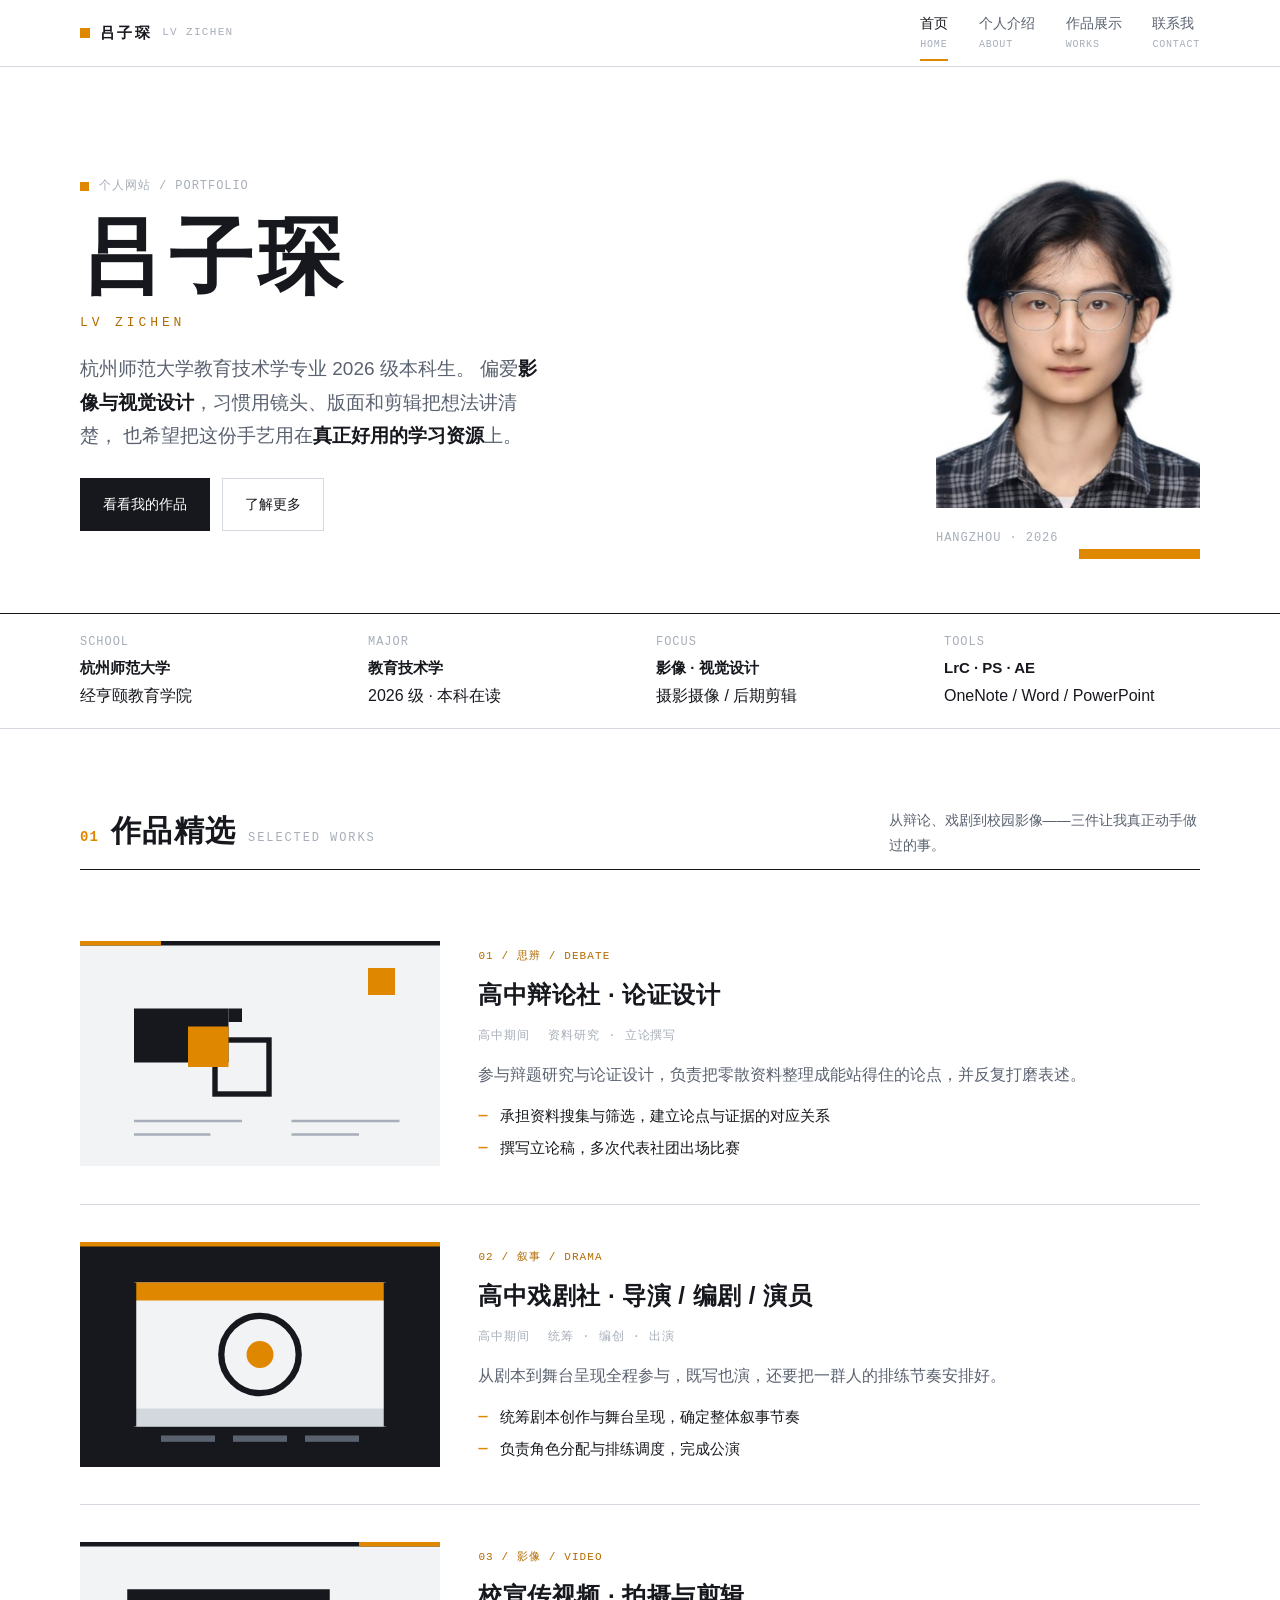
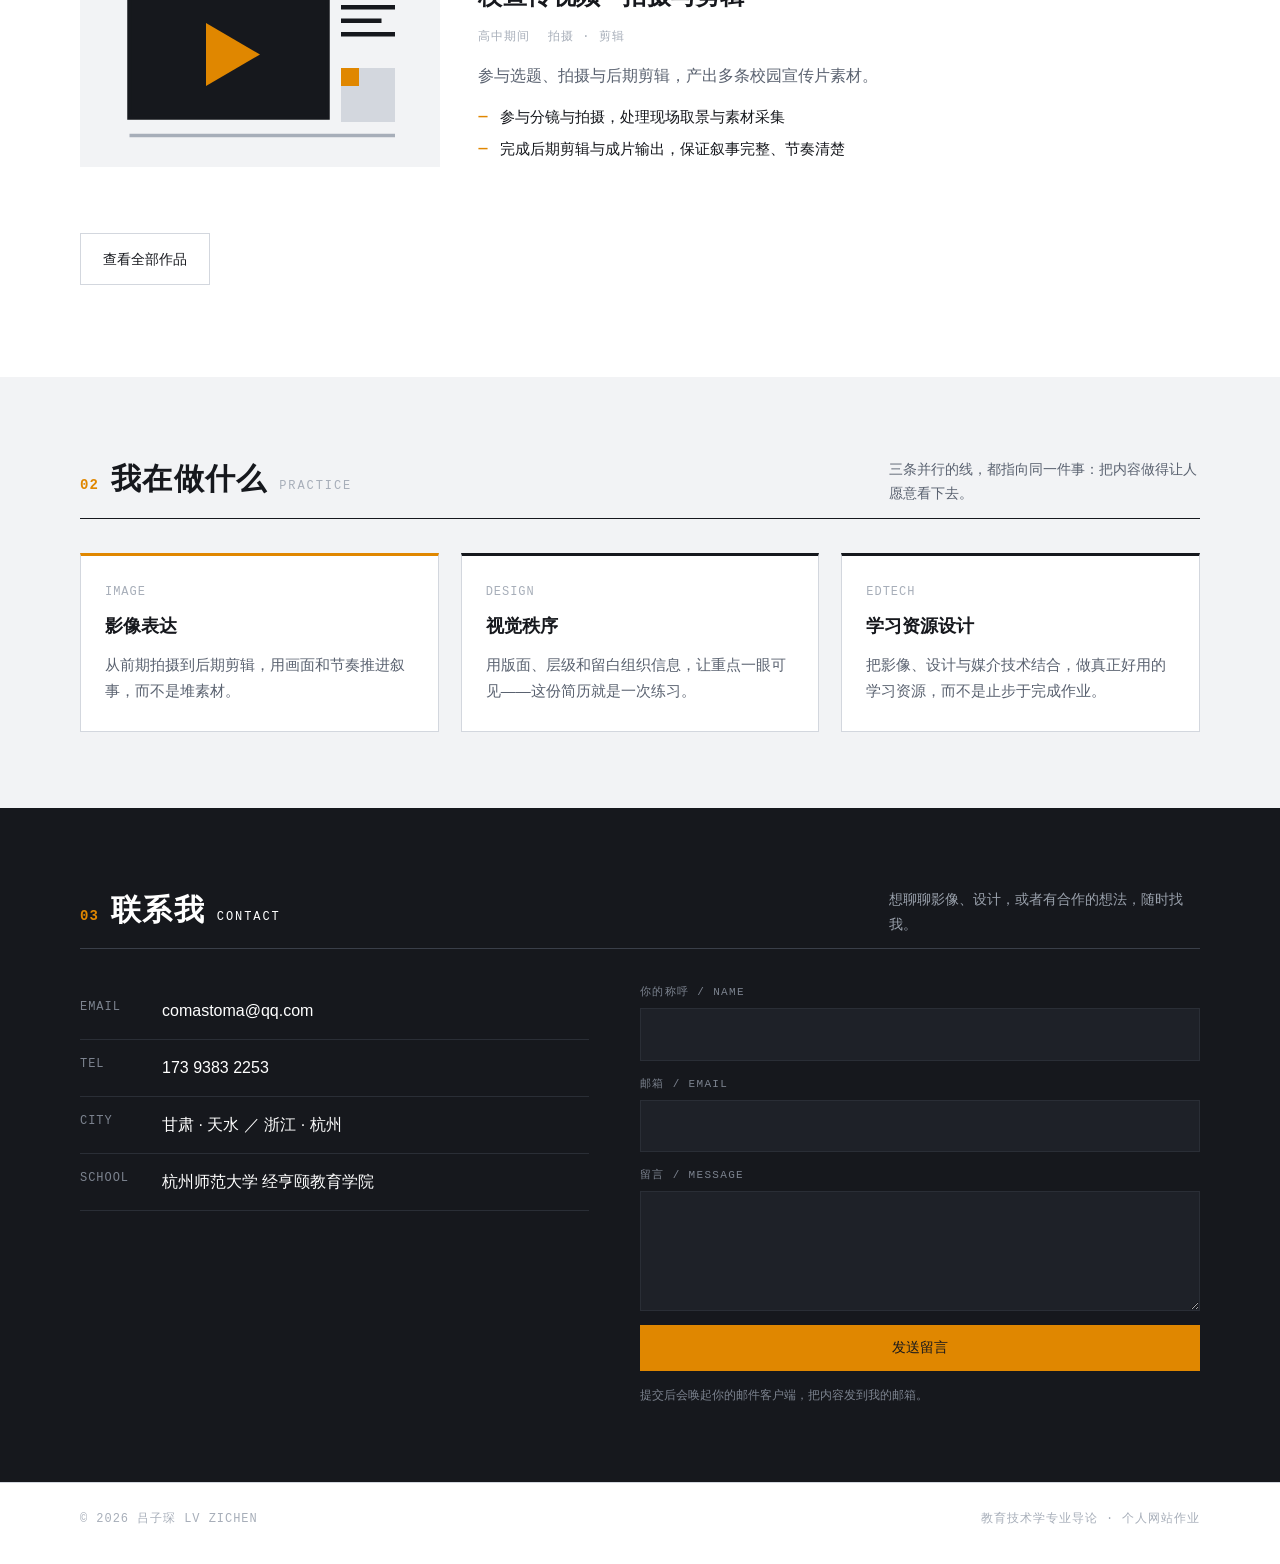
<file: index.html>
<!DOCTYPE html>
<html lang="zh-CN">
<head>
<meta charset="UTF-8">
<meta name="viewport" content="width=device-width, initial-scale=1">
<title>吕子琛 · 个人网站</title>
<meta name="description" content="吕子琛，杭州师范大学教育技术学专业 2026 级本科生。影像与视觉设计方向，关注学习资源设计、摄影摄像与后期制作。">
<meta name="theme-color" content="#16181D">
<link rel="icon" href="assets/favicon.svg" type="image/svg+xml">
<link rel="stylesheet" href="assets/style.css">
</head>
<body>
<a class="skip" href="#main">跳到主要内容</a>

<header class="site-head">
  <div class="wrap">
    <a class="brand" href="index.html">
      <i aria-hidden="true"></i>吕子琛<span>LV ZICHEN</span>
    </a>
    <button class="nav-toggle" type="button" aria-label="打开导航菜单" aria-expanded="false" aria-controls="nav">
      <span aria-hidden="true"></span>
    </button>
    <nav class="nav" id="nav" aria-label="主导航">
      <a href="index.html" aria-current="page">首页<span class="mono">HOME</span></a>
      <a href="about.html">个人介绍<span class="mono">ABOUT</span></a>
      <a href="works.html">作品展示<span class="mono">WORKS</span></a>
      <a href="#contact">联系我<span class="mono">CONTACT</span></a>
    </nav>
  </div>
</header>

<main id="main">

  <!-- 首屏 -->
  <section class="hero">
    <div class="wrap">
      <div class="reveal is-in">
        <p class="kicker"><i aria-hidden="true"></i><span class="mono">个人网站 / PORTFOLIO</span></p>
        <h1 class="name">吕子琛</h1>
        <p class="name-en">LV ZICHEN</p>
        <p class="lede">
          杭州师范大学教育技术学专业 2026 级本科生。
          偏爱<strong>影像与视觉设计</strong>，习惯用镜头、版面和剪辑把想法讲清楚，
          也希望把这份手艺用在<strong>真正好用的学习资源</strong>上。
        </p>
        <p class="hero-actions">
          <a class="btn" href="works.html">看看我的作品</a>
          <a class="btn btn--ghost" href="about.html">了解更多</a>
        </p>
      </div>
      <figure class="portrait reveal is-in" style="margin:0">
        <img src="assets/portrait.jpg" width="646" height="861" alt="吕子琛的证件照">
        <figcaption class="mono">HANGZHOU · 2026</figcaption>
      </figure>
    </div>
  </section>

  <!-- 元数据条 -->
  <div class="facts">
    <div class="wrap">
      <div class="fact"><span class="mono">School</span><b>杭州师范大学</b>经亨颐教育学院</div>
      <div class="fact"><span class="mono">Major</span><b>教育技术学</b>2026 级 · 本科在读</div>
      <div class="fact"><span class="mono">Focus</span><b>影像 · 视觉设计</b>摄影摄像 / 后期剪辑</div>
      <div class="fact"><span class="mono">Tools</span><b>LrC · PS · AE</b>OneNote / Word / PowerPoint</div>
    </div>
  </div>

  <!-- 作品精选 -->
  <section>
    <div class="wrap">
      <div class="sec-head reveal">
        <h2><span class="num">01</span>作品精选<span class="en">Selected Works</span></h2>
        <p>从辩论、戏剧到校园影像——三件让我真正动手做过的事。</p>
      </div>

      <div class="works">
        <article class="work reveal" data-category="debate">
          <div class="work__cover">
            <img src="assets/cover-debate.svg" width="800" height="500" alt="辩论项目封面：对话与论证的几何图形">
          </div>
          <div class="work__body">
            <span class="tag">01 / 思辨 / DEBATE</span>
            <h3>高中辩论社 · 论证设计</h3>
            <div class="work__meta">
              <span class="mono">高中期间</span>
              <span class="mono">资料研究 · 立论撰写</span>
            </div>
            <p>参与辩题研究与论证设计，负责把零散资料整理成能站得住的论点，并反复打磨表述。</p>
            <ul class="work__list">
              <li>承担资料搜集与筛选，建立论点与证据的对应关系</li>
              <li>撰写立论稿，多次代表社团出场比赛</li>
            </ul>
          </div>
        </article>

        <article class="work reveal" data-category="drama">
          <div class="work__cover">
            <img src="assets/cover-drama.svg" width="800" height="500" alt="戏剧项目封面：舞台与聚光灯的几何图形">
          </div>
          <div class="work__body">
            <span class="tag">02 / 叙事 / DRAMA</span>
            <h3>高中戏剧社 · 导演 / 编剧 / 演员</h3>
            <div class="work__meta">
              <span class="mono">高中期间</span>
              <span class="mono">统筹 · 编创 · 出演</span>
            </div>
            <p>从剧本到舞台呈现全程参与，既写也演，还要把一群人的排练节奏安排好。</p>
            <ul class="work__list">
              <li>统筹剧本创作与舞台呈现，确定整体叙事节奏</li>
              <li>负责角色分配与排练调度，完成公演</li>
            </ul>
          </div>
        </article>

        <article class="work reveal" data-category="video">
          <div class="work__cover">
            <img src="assets/cover-video.svg" width="800" height="500" alt="宣传片项目封面：取景框与播放键的几何图形">
          </div>
          <div class="work__body">
            <span class="tag">03 / 影像 / VIDEO</span>
            <h3>校宣传视频 · 拍摄与剪辑</h3>
            <div class="work__meta">
              <span class="mono">高中期间</span>
              <span class="mono">拍摄 · 剪辑</span>
            </div>
            <p>参与选题、拍摄与后期剪辑，产出多条校园宣传片素材。</p>
            <ul class="work__list">
              <li>参与分镜与拍摄，处理现场取景与素材采集</li>
              <li>完成后期剪辑与成片输出，保证叙事完整、节奏清楚</li>
            </ul>
          </div>
        </article>
      </div>

      <p style="margin-top:28px"><a class="btn btn--ghost" href="works.html">查看全部作品</a></p>
    </div>
  </section>

  <!-- 实践方向 -->
  <section style="background:var(--paper)">
    <div class="wrap">
      <div class="sec-head reveal">
        <h2><span class="num">02</span>我在做什么<span class="en">Practice</span></h2>
        <p>三条并行的线，都指向同一件事：把内容做得让人愿意看下去。</p>
      </div>
      <div class="grid">
        <div class="card card--accent reveal">
          <span class="mono">Image</span>
          <h3>影像表达</h3>
          <p>从前期拍摄到后期剪辑，用画面和节奏推进叙事，而不是堆素材。</p>
        </div>
        <div class="card reveal">
          <span class="mono">Design</span>
          <h3>视觉秩序</h3>
          <p>用版面、层级和留白组织信息，让重点一眼可见——这份简历就是一次练习。</p>
        </div>
        <div class="card reveal">
          <span class="mono">EdTech</span>
          <h3>学习资源设计</h3>
          <p>把影像、设计与媒介技术结合，做真正好用的学习资源，而不是止步于完成作业。</p>
        </div>
      </div>
    </div>
  </section>

  <!-- 联系 -->
  <section class="contact" id="contact">
    <div class="wrap">
      <div class="sec-head reveal">
        <h2><span class="num">03</span>联系我<span class="en">Contact</span></h2>
        <p>想聊聊影像、设计，或者有合作的想法，随时找我。</p>
      </div>
      <div class="contact-grid">
        <div class="reveal">
          <ul class="contact-list">
            <li><span class="mono">Email</span><a href="mailto:comastoma@qq.com">comastoma@qq.com</a></li>
            <li><span class="mono">Tel</span><a href="tel:+8617393832253">173 9383 2253</a></li>
            <li><span class="mono">City</span><span>甘肃 · 天水 ／ 浙江 · 杭州</span></li>
            <li><span class="mono">School</span><span>杭州师范大学 经亨颐教育学院</span></li>
          </ul>
        </div>
        <form class="form reveal" data-form action="#" method="post">
          <div class="field">
            <label for="f-name">你的称呼 / NAME</label>
            <input id="f-name" name="name" type="text" autocomplete="name" required>
          </div>
          <div class="field">
            <label for="f-email">邮箱 / EMAIL</label>
            <input id="f-email" name="email" type="email" autocomplete="email" required>
          </div>
          <div class="field">
            <label for="f-msg">留言 / MESSAGE</label>
            <textarea id="f-msg" name="message" required></textarea>
          </div>
          <button class="btn" type="submit">发送留言</button>
          <p class="form-note form-status" role="status" aria-live="polite">
            提交后会唤起你的邮件客户端，把内容发到我的邮箱。
          </p>
        </form>
      </div>
    </div>
  </section>

</main>

<footer class="site-foot">
  <div class="wrap">
    <span class="mono">© <span id="year">2026</span> 吕子琛 LV ZICHEN</span>
    <span class="mono">教育技术学专业导论 · 个人网站作业</span>
  </div>
</footer>

<script src="assets/main.js"></script>
</body>
</html>
</file>
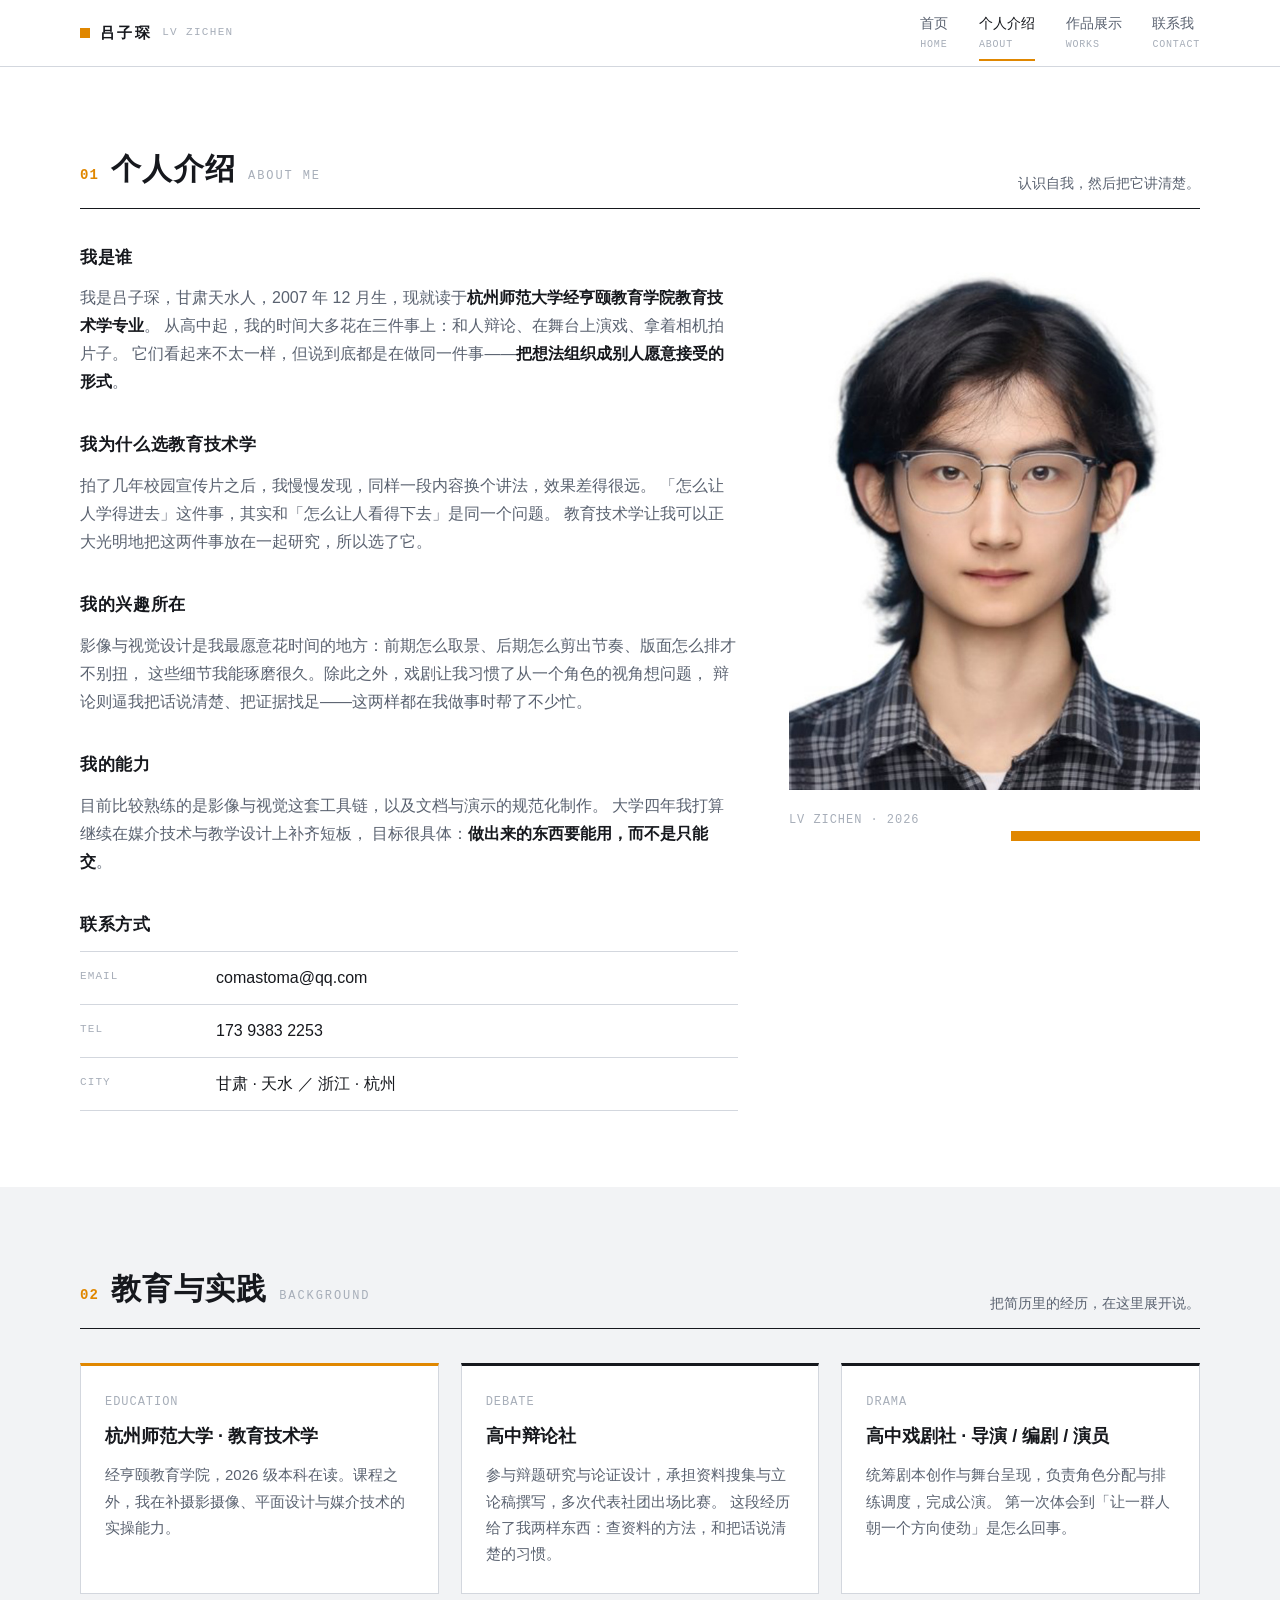
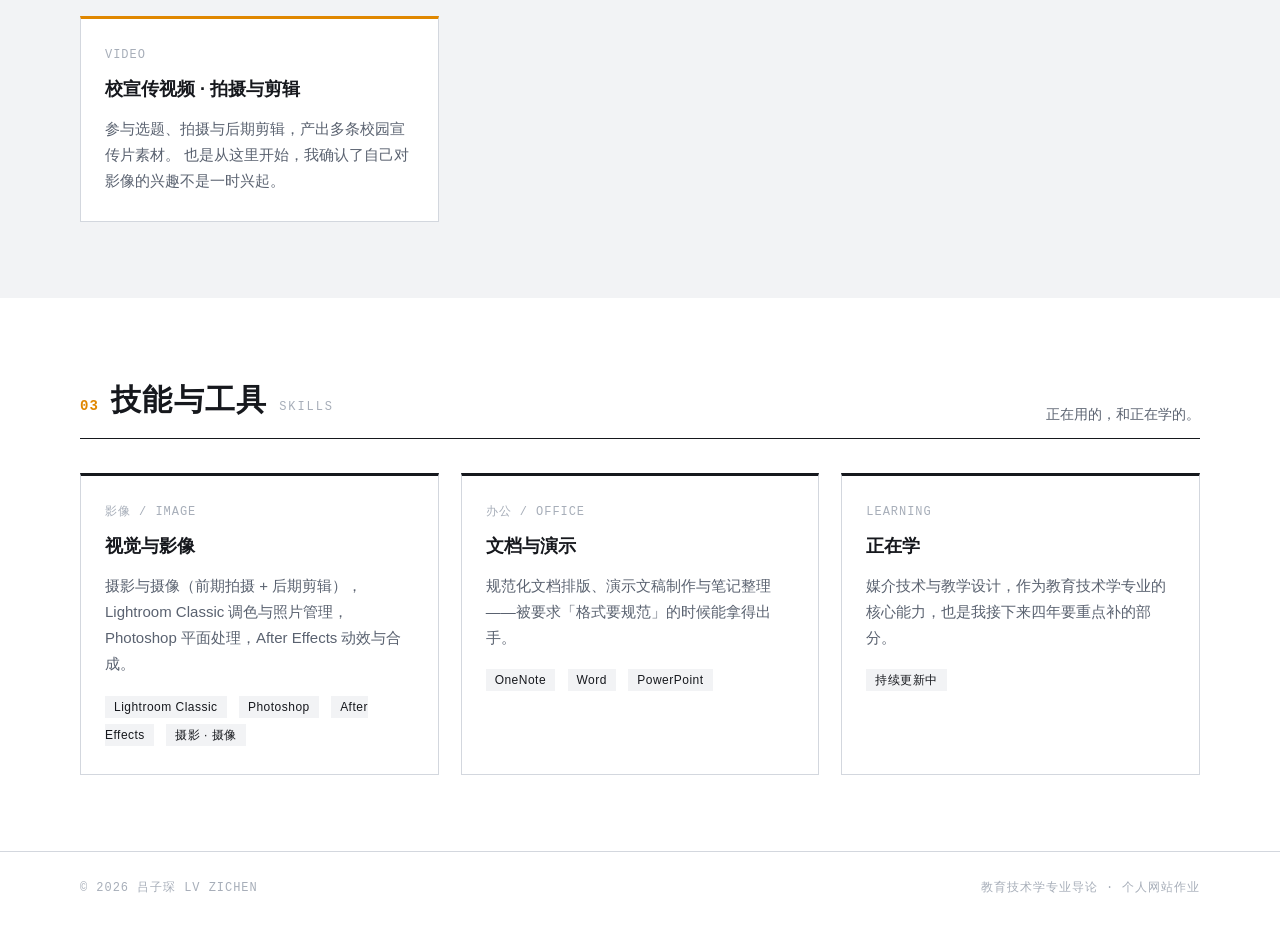
<file: about.html>
<!DOCTYPE html>
<html lang="zh-CN">
<head>
<meta charset="UTF-8">
<meta name="viewport" content="width=device-width, initial-scale=1">
<title>个人介绍 · 吕子琛</title>
<meta name="description" content="吕子琛的个人介绍：教育技术学专业在读，辩论、戏剧与校园影像经历，以及影像与视觉设计方向的能力清单。">
<meta name="theme-color" content="#16181D">
<link rel="icon" href="assets/favicon.svg" type="image/svg+xml">
<link rel="stylesheet" href="assets/style.css">
</head>
<body>
<a class="skip" href="#main">跳到主要内容</a>

<header class="site-head">
  <div class="wrap">
    <a class="brand" href="index.html">
      <i aria-hidden="true"></i>吕子琛<span>LV ZICHEN</span>
    </a>
    <button class="nav-toggle" type="button" aria-label="打开导航菜单" aria-expanded="false" aria-controls="nav">
      <span aria-hidden="true"></span>
    </button>
    <nav class="nav" id="nav" aria-label="主导航">
      <a href="index.html">首页<span class="mono">HOME</span></a>
      <a href="about.html" aria-current="page">个人介绍<span class="mono">ABOUT</span></a>
      <a href="works.html">作品展示<span class="mono">WORKS</span></a>
      <a href="index.html#contact">联系我<span class="mono">CONTACT</span></a>
    </nav>
  </div>
</header>

<main id="main">

  <section style="padding-bottom:0">
    <div class="wrap">
      <div class="sec-head reveal is-in">
        <h2><span class="num">01</span>个人介绍<span class="en">About Me</span></h2>
        <p>认识自我，然后把它讲清楚。</p>
      </div>
    </div>
  </section>

  <section style="padding-top:0">
    <div class="wrap about-grid">
      <div class="prose reveal">
        <h3>我是谁</h3>
        <p>
          我是吕子琛，甘肃天水人，2007 年 12 月生，现就读于<strong>杭州师范大学经亨颐教育学院教育技术学专业</strong>。
          从高中起，我的时间大多花在三件事上：和人辩论、在舞台上演戏、拿着相机拍片子。
          它们看起来不太一样，但说到底都是在做同一件事——<strong>把想法组织成别人愿意接受的形式</strong>。
        </p>

        <h3>我为什么选教育技术学</h3>
        <p>
          拍了几年校园宣传片之后，我慢慢发现，同样一段内容换个讲法，效果差得很远。
          「怎么让人学得进去」这件事，其实和「怎么让人看得下去」是同一个问题。
          教育技术学让我可以正大光明地把这两件事放在一起研究，所以选了它。
        </p>

        <h3>我的兴趣所在</h3>
        <p>
          影像与视觉设计是我最愿意花时间的地方：前期怎么取景、后期怎么剪出节奏、版面怎么排才不别扭，
          这些细节我能琢磨很久。除此之外，戏剧让我习惯了从一个角色的视角想问题，
          辩论则逼我把话说清楚、把证据找足——这两样都在我做事时帮了不少忙。
        </p>

        <h3>我的能力</h3>
        <p>
          目前比较熟练的是影像与视觉这套工具链，以及文档与演示的规范化制作。
          大学四年我打算继续在媒介技术与教学设计上补齐短板，
          目标很具体：<strong>做出来的东西要能用，而不是只能交</strong>。
        </p>

        <h3>联系方式</h3>
        <dl class="dl">
          <div><dt>Email</dt><dd><a href="mailto:comastoma@qq.com">comastoma@qq.com</a></dd></div>
          <div><dt>Tel</dt><dd><a href="tel:+8617393832253">173 9383 2253</a></dd></div>
          <div><dt>City</dt><dd>甘肃 · 天水 ／ 浙江 · 杭州</dd></div>
        </dl>
      </div>

      <div>
        <figure class="portrait reveal is-in" style="margin:0">
          <img src="assets/portrait.jpg" width="646" height="861" alt="吕子琛的证件照">
          <figcaption class="mono">LV ZICHEN · 2026</figcaption>
        </figure>
      </div>
    </div>
  </section>

  <section style="background:var(--paper)">
    <div class="wrap">
      <div class="sec-head reveal">
        <h2><span class="num">02</span>教育与实践<span class="en">Background</span></h2>
        <p>把简历里的经历，在这里展开说。</p>
      </div>
      <div class="grid" style="grid-template-columns:repeat(auto-fit,minmax(300px,1fr))">
        <div class="card card--accent reveal">
          <span class="mono">Education</span>
          <h3>杭州师范大学 · 教育技术学</h3>
          <p>
            经亨颐教育学院，2026 级本科在读。课程之外，我在补摄影摄像、平面设计与媒介技术的实操能力。
          </p>
        </div>
        <div class="card reveal">
          <span class="mono">Debate</span>
          <h3>高中辩论社</h3>
          <p>
            参与辩题研究与论证设计，承担资料搜集与立论稿撰写，多次代表社团出场比赛。
            这段经历给了我两样东西：查资料的方法，和把话说清楚的习惯。
          </p>
        </div>
        <div class="card reveal">
          <span class="mono">Drama</span>
          <h3>高中戏剧社 · 导演 / 编剧 / 演员</h3>
          <p>
            统筹剧本创作与舞台呈现，负责角色分配与排练调度，完成公演。
            第一次体会到「让一群人朝一个方向使劲」是怎么回事。
          </p>
        </div>
        <div class="card card--accent reveal">
          <span class="mono">Video</span>
          <h3>校宣传视频 · 拍摄与剪辑</h3>
          <p>
            参与选题、拍摄与后期剪辑，产出多条校园宣传片素材。
            也是从这里开始，我确认了自己对影像的兴趣不是一时兴起。
          </p>
        </div>
      </div>
    </div>
  </section>

  <section>
    <div class="wrap">
      <div class="sec-head reveal">
        <h2><span class="num">03</span>技能与工具<span class="en">Skills</span></h2>
        <p>正在用的，和正在学的。</p>
      </div>
      <div class="grid reveal">
        <div class="card">
          <span class="mono">影像 / Image</span>
          <h3>视觉与影像</h3>
          <p style="margin-bottom:14px">摄影与摄像（前期拍摄 + 后期剪辑），Lightroom Classic 调色与照片管理，Photoshop 平面处理，After Effects 动效与合成。</p>
          <span class="tag--box">Lightroom Classic</span>
          <span class="tag--box">Photoshop</span>
          <span class="tag--box">After Effects</span>
          <span class="tag--box">摄影 · 摄像</span>
        </div>
        <div class="card">
          <span class="mono">办公 / Office</span>
          <h3>文档与演示</h3>
          <p style="margin-bottom:14px">规范化文档排版、演示文稿制作与笔记整理——被要求「格式要规范」的时候能拿得出手。</p>
          <span class="tag--box">OneNote</span>
          <span class="tag--box">Word</span>
          <span class="tag--box">PowerPoint</span>
        </div>
        <div class="card">
          <span class="mono">Learning</span>
          <h3>正在学</h3>
          <p style="margin-bottom:14px">媒介技术与教学设计，作为教育技术学专业的核心能力，也是我接下来四年要重点补的部分。</p>
          <span class="tag--box">持续更新中</span>
        </div>
      </div>
    </div>
  </section>

</main>

<footer class="site-foot">
  <div class="wrap">
    <span class="mono">© <span id="year">2026</span> 吕子琛 LV ZICHEN</span>
    <span class="mono">教育技术学专业导论 · 个人网站作业</span>
  </div>
</footer>

<script src="assets/main.js"></script>
</body>
</html>
</file>
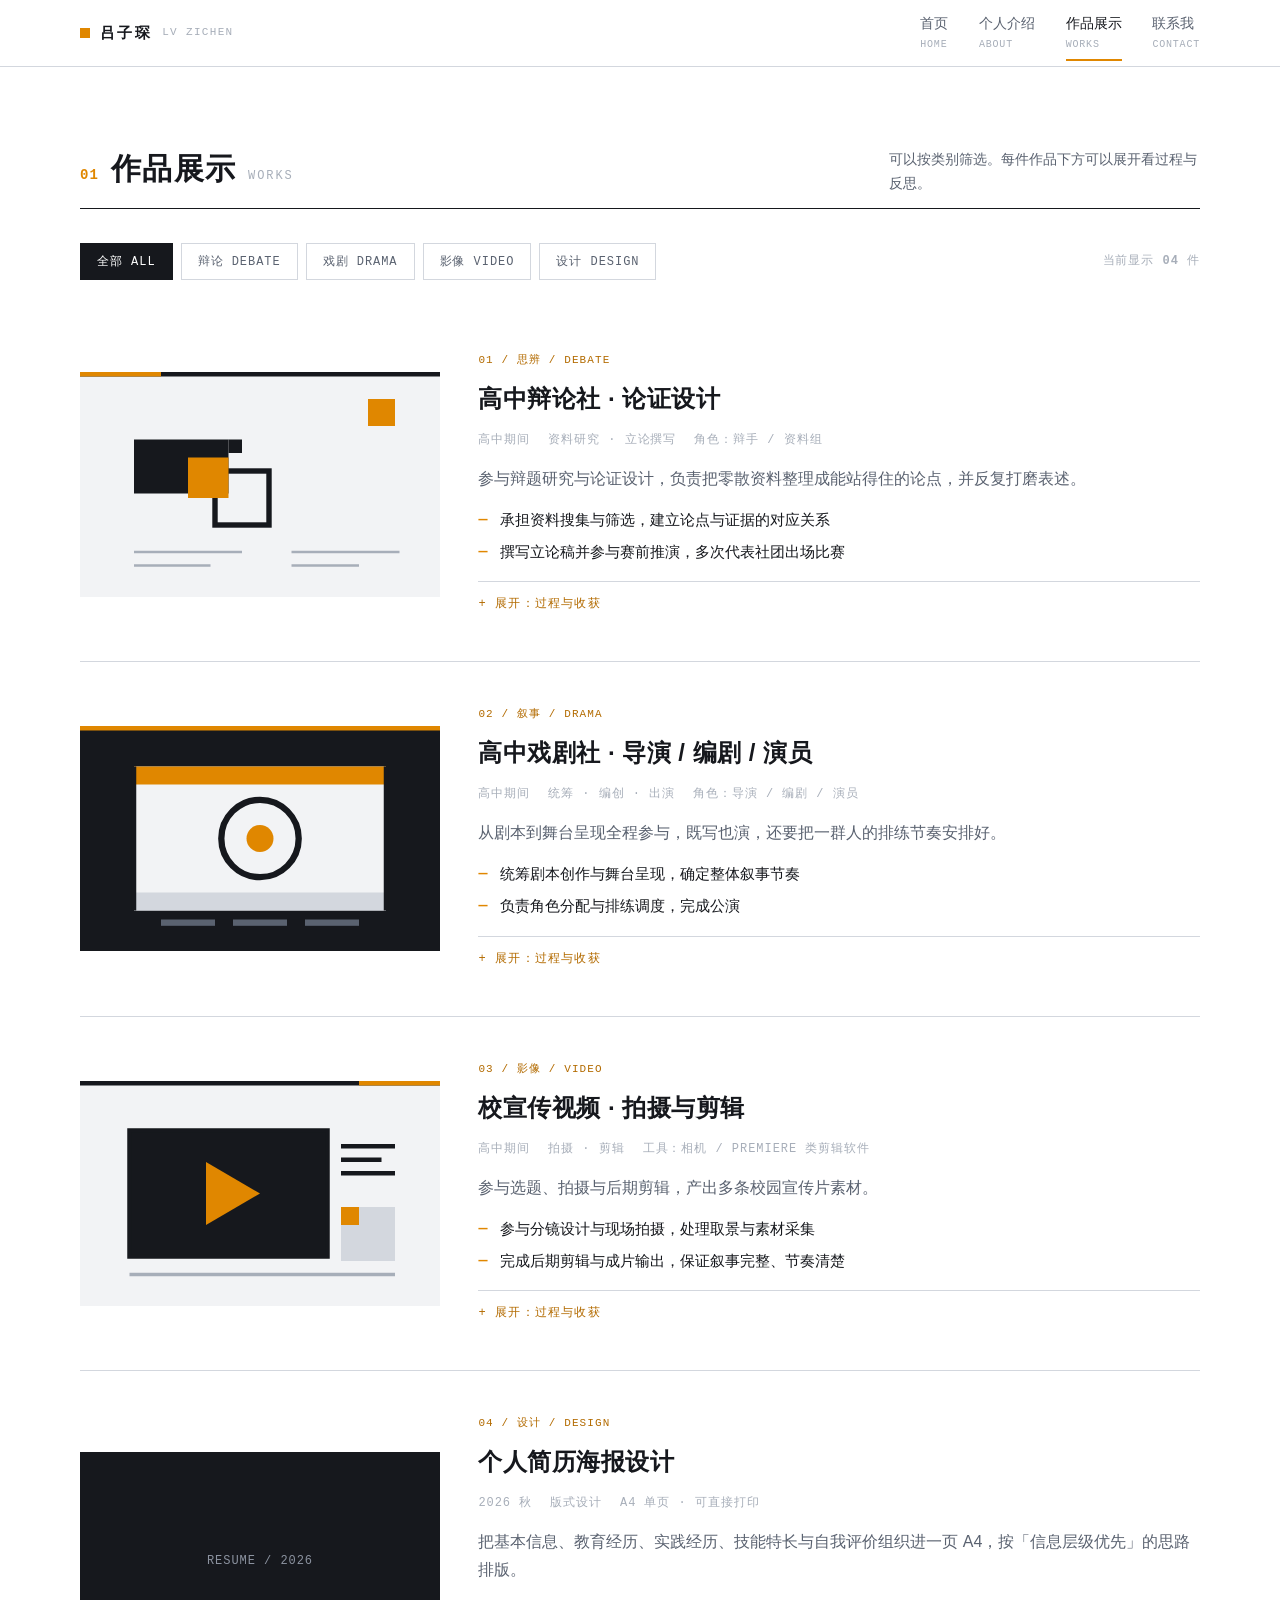
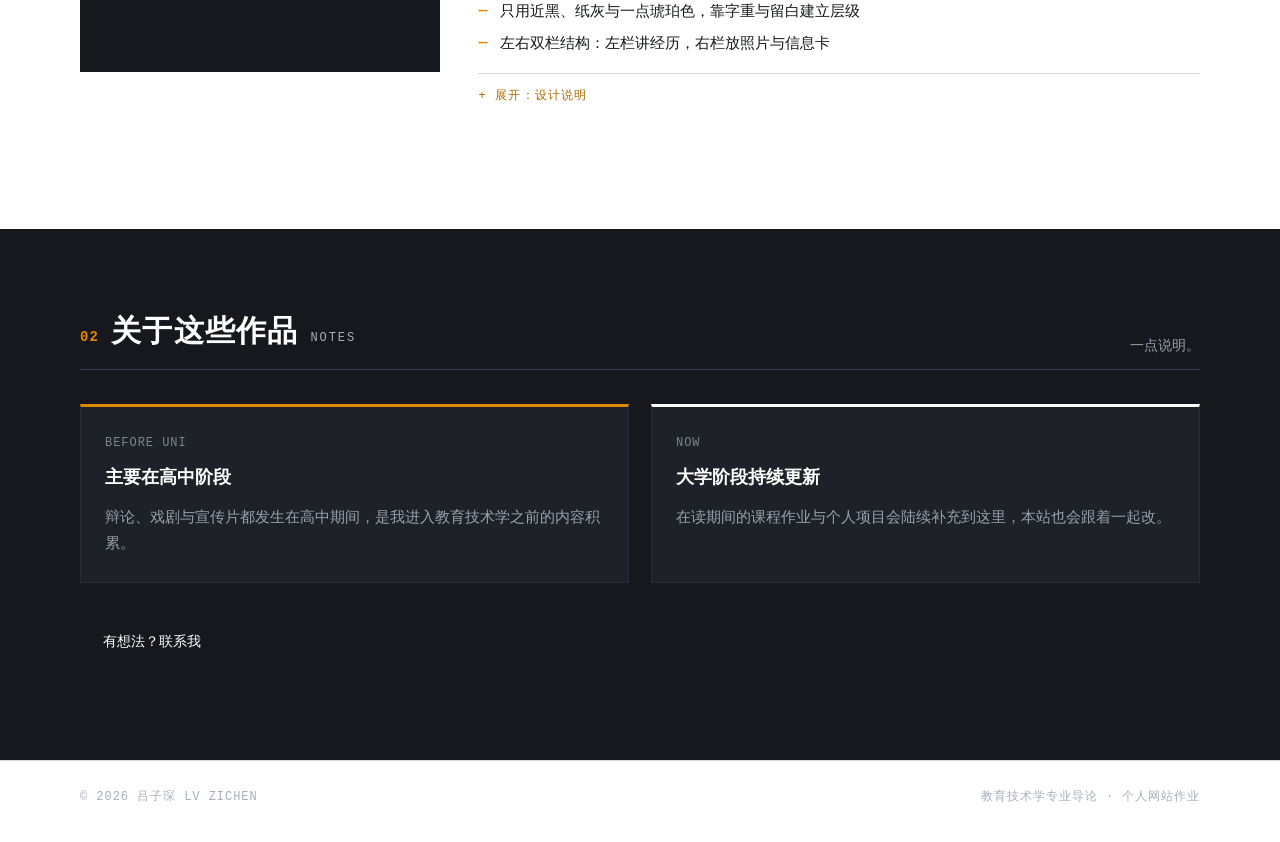
<file: works.html>
<!DOCTYPE html>
<html lang="zh-CN">
<head>
<meta charset="UTF-8">
<meta name="viewport" content="width=device-width, initial-scale=1">
<title>作品展示 · 吕子琛</title>
<meta name="description" content="吕子琛的作品展示：辩论社论证设计、戏剧社导演与编剧、校园宣传片拍摄剪辑，以及个人简历海报设计。">
<meta name="theme-color" content="#16181D">
<link rel="icon" href="assets/favicon.svg" type="image/svg+xml">
<link rel="stylesheet" href="assets/style.css">
</head>
<body>
<a class="skip" href="#main">跳到主要内容</a>

<header class="site-head">
  <div class="wrap">
    <a class="brand" href="index.html">
      <i aria-hidden="true"></i>吕子琛<span>LV ZICHEN</span>
    </a>
    <button class="nav-toggle" type="button" aria-label="打开导航菜单" aria-expanded="false" aria-controls="nav">
      <span aria-hidden="true"></span>
    </button>
    <nav class="nav" id="nav" aria-label="主导航">
      <a href="index.html">首页<span class="mono">HOME</span></a>
      <a href="about.html">个人介绍<span class="mono">ABOUT</span></a>
      <a href="works.html" aria-current="page">作品展示<span class="mono">WORKS</span></a>
      <a href="index.html#contact">联系我<span class="mono">CONTACT</span></a>
    </nav>
  </div>
</header>

<main id="main">

  <section style="padding-bottom:0">
    <div class="wrap">
      <div class="sec-head reveal is-in">
        <h2><span class="num">01</span>作品展示<span class="en">Works</span></h2>
        <p>可以按类别筛选。每件作品下方可以展开看过程与反思。</p>
      </div>

      <div class="filters" role="group" aria-label="作品类别筛选">
        <button type="button" data-filter="all" aria-pressed="true">全部 ALL</button>
        <button type="button" data-filter="debate" aria-pressed="false">辩论 DEBATE</button>
        <button type="button" data-filter="drama" aria-pressed="false">戏剧 DRAMA</button>
        <button type="button" data-filter="video" aria-pressed="false">影像 VIDEO</button>
        <button type="button" data-filter="design" aria-pressed="false">设计 DESIGN</button>
        <span class="mono" style="margin-left:auto;align-self:center">
          当前显示 <b id="work-count">04</b> 件
        </span>
      </div>
    </div>
  </section>

  <section style="padding-top:0">
    <div class="wrap">
      <div class="works">

        <article class="work reveal" data-category="debate">
          <div class="work__cover">
            <img src="assets/cover-debate.svg" width="800" height="500" alt="辩论项目封面：对话与论证的几何图形">
          </div>
          <div class="work__body">
            <span class="tag">01 / 思辨 / DEBATE</span>
            <h3>高中辩论社 · 论证设计</h3>
            <div class="work__meta">
              <span class="mono">高中期间</span>
              <span class="mono">资料研究 · 立论撰写</span>
              <span class="mono">角色：辩手 / 资料组</span>
            </div>
            <p>参与辩题研究与论证设计，负责把零散资料整理成能站得住的论点，并反复打磨表述。</p>
            <ul class="work__list">
              <li>承担资料搜集与筛选，建立论点与证据的对应关系</li>
              <li>撰写立论稿并参与赛前推演，多次代表社团出场比赛</li>
            </ul>
            <details>
              <summary>展开：过程与收获</summary>
              <div class="prose" style="margin-top:12px">
                <p><b>过程</b>：拿到辩题后先做资料搜集，再按「论点—证据—可能的反驳」三层整理，最后压缩成能在限定时间内讲完的立论稿。赛中根据对手发言临时调整，赛后复盘哪些论点其实没站住。</p>
                <p><b>收获</b>：学会先找证据再下结论，也学会了在别人反驳时先听懂对方在说什么。这个习惯后来直接用在写剧本和剪片子——先想清楚要表达什么，再决定怎么表达。</p>
              </div>
            </details>
          </div>
        </article>

        <article class="work reveal" data-category="drama">
          <div class="work__cover">
            <img src="assets/cover-drama.svg" width="800" height="500" alt="戏剧项目封面：舞台与聚光灯的几何图形">
          </div>
          <div class="work__body">
            <span class="tag">02 / 叙事 / DRAMA</span>
            <h3>高中戏剧社 · 导演 / 编剧 / 演员</h3>
            <div class="work__meta">
              <span class="mono">高中期间</span>
              <span class="mono">统筹 · 编创 · 出演</span>
              <span class="mono">角色：导演 / 编剧 / 演员</span>
            </div>
            <p>从剧本到舞台呈现全程参与，既写也演，还要把一群人的排练节奏安排好。</p>
            <ul class="work__list">
              <li>统筹剧本创作与舞台呈现，确定整体叙事节奏</li>
              <li>负责角色分配与排练调度，完成公演</li>
            </ul>
            <details>
              <summary>展开：过程与收获</summary>
              <div class="prose" style="margin-top:12px">
                <p><b>过程</b>：先定故事线，再按角色特点和演员的实际条件分配角色；排练时一段一段过，记录哪里观众会走神，下一轮就改哪里。上台前最花时间的是把所有人的节奏对齐。</p>
                <p><b>收获</b>：第一次理解「导演」不是自己演得最好，而是让每个人都在对的位置上。也让我知道，内容改到最后一定是改给观众看的，不是改给自己满意的。</p>
              </div>
            </details>
          </div>
        </article>

        <article class="work reveal" data-category="video">
          <div class="work__cover">
            <img src="assets/cover-video.svg" width="800" height="500" alt="宣传片项目封面：取景框与播放键的几何图形">
          </div>
          <div class="work__body">
            <span class="tag">03 / 影像 / VIDEO</span>
            <h3>校宣传视频 · 拍摄与剪辑</h3>
            <div class="work__meta">
              <span class="mono">高中期间</span>
              <span class="mono">拍摄 · 剪辑</span>
              <span class="mono">工具：相机 / Premiere 类剪辑软件</span>
            </div>
            <p>参与选题、拍摄与后期剪辑，产出多条校园宣传片素材。</p>
            <ul class="work__list">
              <li>参与分镜设计与现场拍摄，处理取景与素材采集</li>
              <li>完成后期剪辑与成片输出，保证叙事完整、节奏清楚</li>
            </ul>
            <details>
              <summary>展开：过程与收获</summary>
              <div class="prose" style="margin-top:12px">
                <p><b>过程</b>：先写清楚这条片子要给谁看、看完记住哪一句，再定分镜；拍摄时多留素材，剪辑时按「先搭骨架再调节奏」的顺序处理，最后统一调色与字幕样式。</p>
                <p><b>收获</b>：剪片子教会我取舍——素材越多越要敢删。同一段内容换个顺序、换个长度，观众的感受完全不同，这一点后来成了我理解「教学设计」的入口。</p>
              </div>
            </details>
          </div>
        </article>

        <article class="work reveal" data-category="design">
          <div class="work__cover" style="background:var(--ink);display:grid;place-items:center;min-height:220px">
            <span class="mono" style="color:#8C93A0">RESUME / 2026</span>
          </div>
          <div class="work__body">
            <span class="tag">04 / 设计 / DESIGN</span>
            <h3>个人简历海报设计</h3>
            <div class="work__meta">
              <span class="mono">2026 秋</span>
              <span class="mono">版式设计</span>
              <span class="mono">A4 单页 · 可直接打印</span>
            </div>
            <p>把基本信息、教育经历、实践经历、技能特长与自我评价组织进一页 A4，按「信息层级优先」的思路排版。</p>
            <ul class="work__list">
              <li>只用近黑、纸灰与一点琥珀色，靠字重与留白建立层级</li>
              <li>左右双栏结构：左栏讲经历，右栏放照片与信息卡</li>
            </ul>
            <details>
              <summary>展开：设计说明</summary>
              <div class="prose" style="margin-top:12px">
                <p><b>思路</b>：借用了偏工业风的平面语言——等宽字承担标签与编号，中文用统一黑体，尖角、细线、大留白，全页只保留一个点缀色。目的是让阅读顺序自明，而不是靠颜色堆重点。</p>
                <p><b>收获</b>：第一次完整走了一遍「信息整理 → 层级划分 → 视觉实现」的流程。这张简历后来也成了本站视觉规范的来源。</p>
              </div>
            </details>
          </div>
        </article>

      </div>
    </div>
  </section>

  <section style="background:var(--ink);color:#fff">
    <div class="wrap">
      <div class="sec-head reveal" style="border-bottom-color:#3A3F49">
        <h2 style="color:#fff"><span class="num">02</span>关于这些作品<span class="en">Notes</span></h2>
        <p style="color:#9AA1AC">一点说明。</p>
      </div>
      <div class="grid">
        <div class="card reveal" style="background:#1E2128;border-color:#2A2E36;border-top-color:var(--amber);color:#fff">
          <span class="mono" style="color:#7C838F">Before Uni</span>
          <h3 style="color:#fff">主要在高中阶段</h3>
          <p style="color:#9AA1AC">辩论、戏剧与宣传片都发生在高中期间，是我进入教育技术学之前的内容积累。</p>
        </div>
        <div class="card reveal" style="background:#1E2128;border-color:#2A2E36;border-top-color:#fff;color:#fff">
          <span class="mono" style="color:#7C838F">Now</span>
          <h3 style="color:#fff">大学阶段持续更新</h3>
          <p style="color:#9AA1AC">在读期间的课程作业与个人项目会陆续补充到这里，本站也会跟着一起改。</p>
        </div>
      </div>
      <p style="margin-top:32px"><a class="btn" href="index.html#contact">有想法？联系我</a></p>
    </div>
  </section>

</main>

<footer class="site-foot">
  <div class="wrap">
    <span class="mono">© <span id="year">2026</span> 吕子琛 LV ZICHEN</span>
    <span class="mono">教育技术学专业导论 · 个人网站作业</span>
  </div>
</footer>

<script src="assets/main.js"></script>
</body>
</html>
</file>
<file: assets/style.css>
/* ==========================================================================
   吕子琛 · 个人网站
   设计规范与个人简历保持一致：近黑 #16181D / 纸灰 #F2F3F5 / 单一点缀色琥珀 #E08700
   Consolas 只承担标签与编号，正文用系统中文黑体；尖角、细线、大留白。
   ========================================================================== */

:root {
  --ink: #16181D;
  --gray: #5A6270;
  --faint: #A7AEB9;
  --rule: #D3D7DE;
  --paper: #F2F3F5;
  --amber: #E08700;
  --amber-d: #B36B00;
  --white: #FFFFFF;

  --sans: "Microsoft YaHei", "PingFang SC", "Hiragino Sans GB", "Source Han Sans SC", sans-serif;
  --mono: Consolas, "SFMono-Regular", "Cascadia Mono", Menlo, monospace;

  --wrap: 1120px;
  --gap: clamp(20px, 4vw, 48px);
}

* { box-sizing: border-box; }

html { scroll-behavior: smooth; }

body {
  margin: 0;
  background: var(--white);
  color: var(--ink);
  font-family: var(--sans);
  font-size: 16px;
  line-height: 1.75;
  -webkit-font-smoothing: antialiased;
  text-rendering: optimizeLegibility;
}

img { max-width: 100%; display: block; }
a { color: inherit; text-decoration: none; }

::selection { background: var(--amber); color: var(--white); }

.wrap {
  width: min(100% - 2 * var(--gap), var(--wrap));
  margin-inline: auto;
}

.skip {
  position: absolute; left: -9999px;
  background: var(--ink); color: var(--white);
  padding: 10px 16px; z-index: 99;
}
.skip:focus { left: 12px; top: 12px; }

/* ---------- 标签与编号 ---------- */
.mono {
  font-family: var(--mono);
  font-size: 12px;
  letter-spacing: .08em;
  text-transform: uppercase;
  color: var(--faint);
}
.tag {
  display: inline-block;
  font-family: var(--mono);
  font-size: 11px;
  letter-spacing: .1em;
  text-transform: uppercase;
  color: var(--amber-d);
}
.tag--box {
  color: var(--ink);
  background: var(--paper);
  padding: 4px 9px;
  margin: 0 8px 8px 0;
  text-transform: none;
  letter-spacing: .04em;
  font-size: 12px;
}

/* ---------- 页头 ---------- */
.site-head {
  position: sticky; top: 0; z-index: 50;
  background: rgba(255,255,255,.94);
  backdrop-filter: blur(8px);
  border-bottom: 1px solid var(--rule);
}
.site-head .wrap {
  display: flex; align-items: center; justify-content: space-between;
  min-height: 66px; gap: 16px;
}
.brand {
  display: flex; align-items: center; gap: 10px;
  font-weight: 700; font-size: 15px; letter-spacing: .16em;
}
.brand i {
  width: 10px; height: 10px; background: var(--amber); display: block;
}
.brand span { font-family: var(--mono); font-size: 11px; letter-spacing: .12em; color: var(--faint); font-weight: 400; }

.nav { display: flex; align-items: center; gap: clamp(14px, 2.4vw, 34px); }
.nav a {
  font-size: 14px; color: var(--gray);
  padding: 6px 0; border-bottom: 2px solid transparent;
}
.nav a:hover { color: var(--ink); }
.nav a[aria-current="page"] { color: var(--ink); border-bottom-color: var(--amber); }
.nav a .mono { display: block; font-size: 10px; }

.nav-toggle {
  display: none;
  width: 42px; height: 42px;
  background: none; border: 1px solid var(--rule);
  cursor: pointer; padding: 0;
  align-items: center; justify-content: center;
}
.nav-toggle span {
  display: block; width: 18px; height: 2px; background: var(--ink);
  position: relative;
}
.nav-toggle span::before,
.nav-toggle span::after {
  content: ""; position: absolute; left: 0; width: 18px; height: 2px; background: var(--ink);
}
.nav-toggle span::before { top: -6px; }
.nav-toggle span::after { top: 6px; }

/* ---------- 首屏 ---------- */
.hero { padding: clamp(40px, 7vw, 92px) 0 clamp(30px, 5vw, 64px); }
.hero .wrap {
  display: grid; grid-template-columns: minmax(0, 1fr) minmax(200px, 264px);
  gap: clamp(28px, 6vw, 76px); align-items: center;
}
.kicker {
  display: flex; align-items: center; gap: 10px;
  margin-bottom: 18px;
}
.kicker i { width: 9px; height: 9px; background: var(--amber); display: block; }

h1.name {
  font-size: clamp(46px, 8vw, 84px);
  line-height: 1; margin: 0 0 10px;
  letter-spacing: .06em; font-weight: 700;
}
.name-en {
  font-family: var(--mono); color: var(--amber-d);
  font-size: 13px; letter-spacing: .3em; margin-bottom: 18px;
}
.lede {
  font-size: clamp(16px, 1.5vw, 19px);
  color: var(--gray); max-width: 44ch; margin: 0 0 26px;
}
.lede strong { color: var(--ink); font-weight: 700; }

.hero-actions { display: flex; flex-wrap: wrap; gap: 12px; }
.btn {
  display: inline-flex; align-items: center; gap: 8px;
  padding: 13px 22px; font-size: 14px;
  border: 1px solid var(--ink); background: var(--ink); color: var(--white);
  transition: background .15s, color .15s, border-color .15s;
}
.btn:hover { background: var(--amber); border-color: var(--amber); }
.btn--ghost { background: none; color: var(--ink); border-color: var(--rule); }
.btn--ghost:hover { background: var(--ink); border-color: var(--ink); color: var(--white); }

.portrait { position: relative; }
/* 照片按自身比例显示，绝不裁切。
   原图 646×861 本身就是 3:4 证件照比例，之前强行套 aspect-ratio:3/4 加
   object-fit:cover + object-position:top，等于把人物从下往上切，脸会被夹住。 */
.portrait img { width: 100%; height: auto; }
.portrait::before {
  content: ""; position: absolute; inset: auto 0 0 auto;
  width: 46%; height: 10px; background: var(--amber); transform: translateY(10px);
}
.portrait figcaption { margin-top: 20px; }

/* ---------- 元数据条 ---------- */
.facts {
  border-top: 1px solid var(--ink);
  border-bottom: 1px solid var(--rule);
  padding: 18px 0;
}
.facts .wrap {
  display: grid; gap: 18px 32px;
  grid-template-columns: repeat(auto-fit, minmax(150px, 1fr));
}
.fact b { display: block; font-size: 15px; font-weight: 700; }
.fact .mono { display: block; margin-bottom: 2px; }

/* ---------- 区块题头 ---------- */
section { padding: clamp(42px, 6vw, 76px) 0; }
.sec-head {
  display: flex; align-items: flex-end; justify-content: space-between;
  gap: 20px; border-bottom: 1px solid var(--ink);
  padding-bottom: 12px; margin-bottom: 34px;
}
.sec-head h2 {
  margin: 0; font-size: clamp(22px, 2.6vw, 30px); letter-spacing: .04em;
  display: flex; align-items: baseline; gap: 12px;
}
.sec-head h2 .num {
  font-family: var(--mono); font-size: 14px; color: var(--amber); font-weight: 700;
}
.sec-head h2 .en {
  font-family: var(--mono); font-size: 12px; font-weight: 400;
  letter-spacing: .16em; color: var(--faint); text-transform: uppercase;
}
.sec-head p { margin: 0; color: var(--gray); font-size: 14px; max-width: 40ch; }

/* ---------- 作品卡 ---------- */
.works { display: grid; gap: 1px; background: var(--rule); }
.work {
  background: var(--white);
  display: grid; grid-template-columns: minmax(220px, 360px) minmax(0, 1fr);
  gap: clamp(20px, 3vw, 44px);
  padding: clamp(22px, 3vw, 36px) 0;
  align-items: center;
}
.work__cover { background: var(--paper); overflow: hidden; }
.work__cover img { width: 100%; height: 100%; object-fit: cover; transition: transform .4s ease; }
.work:hover .work__cover img { transform: scale(1.03); }
.work__body h3 {
  margin: 6px 0 10px; font-size: clamp(19px, 2vw, 24px); letter-spacing: .02em;
}
.work__meta {
  display: flex; flex-wrap: wrap; gap: 6px 18px; margin-bottom: 14px;
}
.work__body p { margin: 0 0 14px; color: var(--gray); }
.work__list { margin: 0; padding: 0; list-style: none; }
.work__list li {
  position: relative; padding-left: 22px; margin-bottom: 6px;
  color: var(--ink); font-size: 15px;
}
.work__list li::before {
  content: "—"; position: absolute; left: 0; color: var(--amber);
  font-family: var(--mono); font-weight: 700;
}

/* 作品详情：原生 details，无脚本也能收展 */
.work__body details { margin-top: 16px; border-top: 1px solid var(--rule); }
.work__body summary {
  cursor: pointer; list-style: none;
  padding: 12px 0 10px;
  font-family: var(--mono); font-size: 12px;
  letter-spacing: .1em; text-transform: uppercase;
  color: var(--amber-d);
}
.work__body summary::-webkit-details-marker { display: none; }
.work__body summary::before { content: "+ "; }
.work__body details[open] summary::before { content: "\2212 "; }
.work__body summary:hover { color: var(--ink); }
.work__body details .prose p { font-size: 15px; }

/* 筛选条 */
.filters {
  display: flex; flex-wrap: wrap; gap: 8px; margin-bottom: 28px;
}
.filters button {
  font-family: var(--mono); font-size: 12px; letter-spacing: .08em;
  text-transform: uppercase;
  padding: 9px 16px; cursor: pointer;
  background: none; color: var(--gray);
  border: 1px solid var(--rule);
  transition: all .15s;
}
.filters button:hover { color: var(--ink); border-color: var(--ink); }
.filters button[aria-pressed="true"] {
  background: var(--ink); border-color: var(--ink); color: var(--white);
}
.work[hidden] { display: none; }

/* ---------- 卡片网格 ---------- */
.grid { display: grid; gap: 22px; grid-template-columns: repeat(auto-fit, minmax(260px, 1fr)); }
.card {
  border: 1px solid var(--rule);
  border-top: 3px solid var(--ink);
  padding: 26px 24px;
  background: var(--white);
}
.card--accent { border-top-color: var(--amber); }
.card h3 { margin: 0 0 10px; font-size: 18px; }
.card p { margin: 0; color: var(--gray); font-size: 15px; }
.card .mono { display: block; margin-bottom: 8px; }

/* ---------- 介绍页 ---------- */
.about-grid {
  display: grid; gap: clamp(24px, 4vw, 56px);
  grid-template-columns: minmax(0, 1.6fr) minmax(0, 1fr);
  align-items: start;
}
.about-grid .portrait { position: sticky; top: 92px; }
.prose p { margin: 0 0 16px; color: var(--gray); }
.prose p strong { color: var(--ink); }
.prose h3 { margin: 34px 0 12px; font-size: 17px; letter-spacing: .04em; }
.prose h3:first-child { margin-top: 0; }

.dl { margin: 0; border-top: 1px solid var(--rule); }
.dl div {
  display: grid; grid-template-columns: 120px minmax(0, 1fr);
  gap: 16px; padding: 12px 0; border-bottom: 1px solid var(--rule);
}
.dl dt { font-family: var(--mono); font-size: 11px; letter-spacing: .1em; color: var(--faint); text-transform: uppercase; padding-top: 3px; }
.dl dd { margin: 0; }

/* ---------- 联系 ---------- */
.contact { background: var(--ink); color: var(--white); }
.contact .sec-head { border-bottom-color: #3A3F49; }
.contact .sec-head h2, .contact .sec-head h2 .en { color: var(--white); }
.contact .sec-head p { color: #9AA1AC; }
.contact-grid {
  display: grid; gap: clamp(28px, 4vw, 60px);
  grid-template-columns: minmax(0, 1fr) minmax(0, 1.1fr);
  align-items: start;
}
.contact-list { margin: 0; padding: 0; list-style: none; }
.contact-list li { display: flex; gap: 14px; padding: 14px 0; border-bottom: 1px solid #2A2E36; }
.contact-list .mono { min-width: 68px; color: #7C838F; }
.contact-list a:hover { color: var(--amber); }

.form { display: grid; gap: 14px; }
.field { display: grid; gap: 6px; }
.field label { font-family: var(--mono); font-size: 11px; letter-spacing: .12em; color: #7C838F; text-transform: uppercase; }
.field input, .field textarea {
  font: inherit; font-size: 15px; color: var(--white);
  background: #1E2128; border: 1px solid #2A2E36;
  padding: 12px 14px; border-radius: 0;
}
.field textarea { min-height: 120px; resize: vertical; }
.field input:focus, .field textarea:focus {
  outline: none; border-color: var(--amber);
}
.form .btn { background: var(--amber); border-color: var(--amber); color: var(--ink); justify-content: center; }
.form .btn:hover { background: var(--white); border-color: var(--white); }
.form-note { font-size: 12px; color: #7C838F; margin: 0; }

/* ---------- 页脚 ---------- */
.site-foot {
  border-top: 1px solid var(--rule);
  padding: 26px 0 34px;
}
.site-foot .wrap {
  display: flex; flex-wrap: wrap; gap: 10px 24px;
  justify-content: space-between; align-items: center;
}

/* ---------- 动效 ---------- */
.reveal { opacity: 0; transform: translateY(14px); transition: opacity .6s ease, transform .6s ease; }
.reveal.is-in { opacity: 1; transform: none; }
@media (prefers-reduced-motion: reduce) {
  html { scroll-behavior: auto; }
  .reveal { opacity: 1; transform: none; transition: none; }
  .work__cover img { transition: none; }
}

/* ---------- 响应式 ---------- */
@media (max-width: 900px) {
  .hero .wrap { grid-template-columns: 1fr; }
  .portrait { max-width: 340px; }
  .about-grid { grid-template-columns: 1fr; }
  .about-grid .portrait { position: static; max-width: 300px; }
  .contact-grid { grid-template-columns: 1fr; }
  .work { grid-template-columns: 1fr; }
  .work__cover { max-width: 520px; }
}

@media (max-width: 680px) {
  body { font-size: 15px; }
  .nav-toggle { display: flex; }
  .nav {
    display: none;
    position: absolute; left: 0; right: 0; top: 100%;
    background: var(--white); border-bottom: 1px solid var(--rule);
    flex-direction: column; align-items: stretch; gap: 0;
    padding: 8px var(--gap) 16px;
  }
  .nav.is-open { display: flex; }
  .nav a { padding: 12px 0; border-bottom: 1px solid var(--paper); font-size: 15px; }
  .nav a[aria-current="page"] { border-bottom-color: var(--paper); color: var(--amber-d); }
  .sec-head { flex-direction: column; align-items: flex-start; gap: 8px; }
  .dl div { grid-template-columns: 1fr; gap: 2px; }
  .site-foot .wrap { flex-direction: column; align-items: flex-start; }
}
</file>
